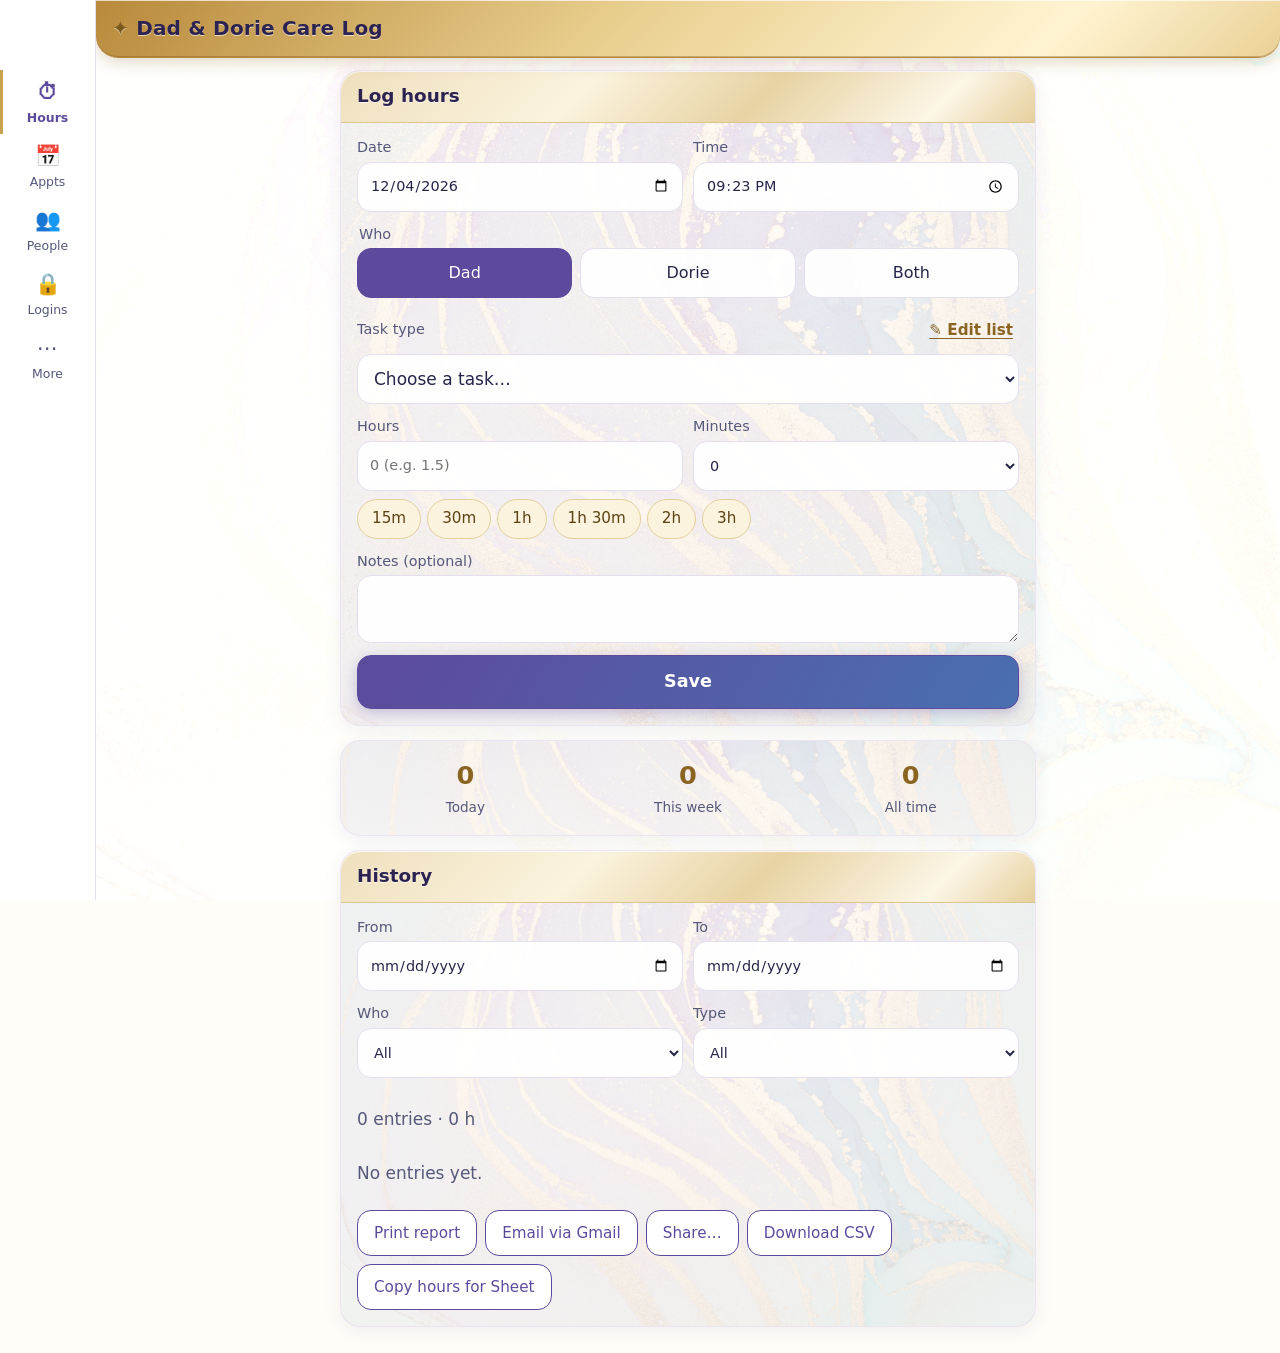
<file: index.html>
<!doctype html>
<html lang="en">
<head>
<meta charset="utf-8">
<meta name="viewport" content="width=device-width,initial-scale=1,viewport-fit=cover">
<title>Dad &amp; Dorie Care Log</title>
<meta name="theme-color" content="#5d4a9c">
<link rel="manifest" href="manifest.json">
<link rel="icon" href="icons/icon.svg" type="image/svg+xml">
<link rel="apple-touch-icon" href="icons/icon-192.png">
<meta name="apple-mobile-web-app-capable" content="yes">
<meta name="apple-mobile-web-app-title" content="Care Log">
<link rel="stylesheet" href="styles.css">
</head>
<body>
<header class="top">
  <h1>Dad &amp; Dorie Care Log</h1>
  <div id="banner" class="banner" hidden></div>
</header>
<main id="main">
<!-- HOURS -->
<section id="v-hours" class="view">
  <form id="hourForm" novalidate class="card">
    <h2 id="hourFormTitle">Log hours</h2>
    <input type="hidden" name="id">
    <div class="row"><label>Date<input type="date" name="date" required></label><label>Time<input type="time" name="time"></label></div>
    <fieldset class="seg"><legend>Who</legend>
      <label><input type="radio" name="who" value="Dad" checked><span>Dad</span></label>
      <label><input type="radio" name="who" value="Dorie"><span>Dorie</span></label>
      <label><input type="radio" name="who" value="Both"><span>Both</span></label>
    </fieldset>
    <div class="lblrow"><span>Task type</span><button type="button" class="link" data-manage="types">✎ Edit list</button></div><select name="type" id="typeSelect" required aria-label="Task type"></select><div class="gap"></div>
    <div id="xDhs" class="extra" hidden><div class="row"><label>Case #<input name="caseNo" autocomplete="off"></label><label>Who I talked to<input name="talkedTo" autocomplete="off" placeholder="Name"></label></div></div>
    <div id="xMed" class="extra" hidden><label>Clinic name<input name="clinic" autocomplete="off"></label></div>
    <div id="xRx" class="extra" hidden><label>Medication<input name="medication" autocomplete="off" placeholder="Name"></label></div>
    <div id="xFac" class="extra" hidden><label>Facility name<input name="facility" autocomplete="off"></label></div>
    <div id="xBank" class="extra" hidden><label>Related bill<input name="bill" autocomplete="off" placeholder="Which bill?"></label></div>
    <div id="xEr" class="extra" hidden><label>Hospital name<input name="hospital" autocomplete="off"></label></div>
    <div class="row">
      <label>Hours<input type="text" name="h" inputmode="decimal" autocomplete="off" placeholder="0 (e.g. 1.5)"></label>
      <label>Minutes<select name="m"><option>0</option><option>15</option><option>30</option><option>45</option></select></label>
    </div>
    <div class="chips" id="quickHours"></div>
    <label>Notes (optional)<textarea name="notes" rows="2"></textarea></label>
    <div class="actions"><button class="primary big" type="submit">Save</button><button type="button" id="hourCancel" class="ghost" hidden>Cancel edit</button></div>
  </form>
  <div class="totals card" id="totals"></div>
  <div class="card">
    <h2>History</h2>
    <div class="filters">
      <label>From<input type="date" id="fFrom"></label>
      <label>To<input type="date" id="fTo"></label>
      <label>Who<select id="fWho"><option value="">All</option><option>Dad</option><option>Dorie</option><option>Both</option></select></label>
      <label>Type<select id="fType"><option value="">All</option></select></label>
    </div>
    <p id="fSum" class="muted"></p>
    <ul id="hourList" class="list"></ul>
    <div class="actions wrap">
      <button type="button" data-print="hours">Print report</button>
      <button type="button" data-gmail="hours">Email via Gmail</button>
      <button type="button" data-share="hours">Share…</button>
      <button type="button" id="csvHours">Download CSV</button>
      <button type="button" id="copySheet">Copy hours for Sheet</button>
    </div>
  </div>
</section>
<!-- CONTACTS -->
<section id="v-contacts" class="view" hidden>
  <form id="contactForm" novalidate class="card">
    <h2>Add contact</h2><input type="hidden" name="id">
    <label>Name<input name="name" required></label>
    <div class="lblrow"><span>Role</span><button type="button" class="link" data-manage="roles">✎ Edit suggestions</button></div><input name="role" list="roles" placeholder="e.g. DHS caseworker" aria-label="Role"><div class="gap"></div>
    <datalist id="roles"></datalist>
    <div class="row"><label>Phone<input name="phone" type="tel"></label><label>Email<input name="email" type="text" inputmode="email" autocapitalize="off" autocomplete="off"></label></div>
    <label>Organization<input name="org"></label>
    <label>Notes<textarea name="notes" rows="2"></textarea></label>
    <div class="actions"><button class="primary big">Save contact</button><button type="button" class="ghost cancel" hidden>Cancel edit</button></div>
  </form>
  <div class="card"><h2>Contacts</h2><ul id="contactList" class="list"></ul>
    <div class="actions wrap"><button data-print="contacts">Print</button><button data-gmail="contacts">Email via Gmail</button><button data-share="contacts">Share…</button></div></div>
</section>
<!-- ACCOUNTS -->
<section id="v-accounts" class="view" hidden>
  <div class="card warn"><strong>Private.</strong> Passwords stay only on this device, encrypted with your passphrase. They are never sent anywhere. Don't email passwords — if you forget the passphrase, saved passwords can't be recovered.</div>
  <div id="lockBox" class="card">
    <h2 id="lockTitle">Unlock accounts</h2>
    <form id="lockForm" novalidate><label>Passphrase<input type="password" name="pass" required autocomplete="current-password"></label>
    <label id="pass2Wrap" hidden>Confirm passphrase<input type="password" name="pass2" autocomplete="new-password"></label>
    <button class="primary big">Unlock</button></form>
  </div>
  <div id="acctArea" hidden>
    <form id="acctForm" novalidate class="card"><h2>Add account</h2><input type="hidden" name="id">
      <label>Site / service<input name="site" required></label>
      <label>URL<input name="url" type="text" inputmode="url" autocapitalize="off" placeholder="e.g. medicare.gov"></label>
      <label>Username<input name="user" autocomplete="off"></label>
      <label>Password<input name="pw" type="password" autocomplete="new-password"></label>
      <label>Notes<textarea name="notes" rows="2"></textarea></label>
      <div class="actions"><button class="primary big">Save account</button><button type="button" class="ghost cancel" hidden>Cancel edit</button></div>
    </form>
    <div class="card"><h2>Accounts</h2><ul id="acctList" class="list"></ul>
      <label class="check"><input type="checkbox" id="inclPw"> Include passwords in print/email (not recommended)</label>
      <div class="actions wrap"><button data-print="accounts">Print</button><button data-gmail="accounts">Email via Gmail</button><button id="lockNow" class="ghost">Lock</button></div></div>
  </div>
</section>
<!-- APPOINTMENTS -->
<section id="v-appts" class="view" hidden>
  <form id="apptForm" novalidate class="card"><h2>Add appointment</h2><input type="hidden" name="id">
    <label>Title<input name="title" required placeholder="e.g. Neurology follow-up"></label>
    <label>Person<select name="person"><option>Dad</option><option>Dorie</option><option>Both</option><option>Other</option></select></label>
    <label>Date &amp; time<input type="datetime-local" name="when" required></label>
    <label>Location<input name="loc"></label>
    <label>Reminder<select name="remind"><option value="15">15 min before</option><option value="30">30 min before</option><option value="60" selected>1 hour before</option><option value="1440">1 day before</option><option value="0">None</option></select></label>
    <label>Notes<textarea name="notes" rows="2"></textarea></label>
    <div class="actions"><button class="primary big">Save appointment</button><button type="button" class="ghost cancel" hidden>Cancel edit</button></div>
    <p class="muted small">Reminders pop up while this app is open (or recently open) on this device. For critical appointments, also add them to your phone calendar.</p>
  </form>
  <div class="card"><h2>Upcoming</h2><ul id="apptList" class="list"></ul>
    <div class="actions wrap"><button data-print="appts">Print</button><button data-gmail="appts">Email via Gmail</button><button data-share="appts">Share…</button></div></div>
</section>
<!-- MORE -->
<section id="v-more" class="view" hidden>
  <div class="card"><h2>Backup &amp; sync</h2>
    <p>Data lives on this device. To move between laptop and phone, export a backup here and import it on the other device (or email it to yourself).</p>
    <label class="check"><input type="checkbox" id="bkPw"> Include encrypted passwords in backup</label>
    <div class="actions wrap"><button class="primary" id="exportJson">Export backup (JSON)</button><label class="btn">Import backup<input type="file" id="importFile" accept=".json,application/json" hidden></label></div>
    <p class="muted small">Import merges by entry — newer edits win, nothing is lost.</p>
  </div>
  <div class="card"><h2>Google Sheet</h2>
    <p>Your Hours Sheet stays as a backup. Use <b>Copy hours for Sheet</b> on the Hours tab and paste into the Log tab at the first empty row — or ask your Hours bot to import the CSV.</p>
    <p><a href="https://docs.google.com/spreadsheets/d/1hxWimJHmOxVtuI9xkr9-BzU0PfoIwrAJjJ83qSuBcCY/edit" target="_blank" rel="noopener">Open Hours Sheet ↗</a></p>
  </div>
  <div class="card"><h2>Dropdown lists</h2><div class="actions wrap"><button type="button" data-manage="types">Edit task types</button><button type="button" data-manage="roles">Edit contact roles</button></div></div>
  <div class="card"><h2>Notifications</h2><p id="notifState" class="muted"></p><button id="notifBtn">Enable reminders</button></div>
</section>
</main>
<nav class="tabs" aria-label="Sections">
  <button data-view="hours" aria-current="page"><span>⏱</span>Hours</button>
  <button data-view="appts"><span>📅</span>Appts</button>
  <button data-view="contacts"><span>👥</span>People</button>
  <button data-view="accounts"><span>🔒</span>Logins</button>
  <button data-view="more"><span>⋯</span>More</button>
</nav>
<dialog id="mgr" aria-labelledby="mgrTitle"><form method="dialog" novalidate class="mgr">
  <h2 id="mgrTitle">Edit list</h2>
  <ul id="mgrList" class="list compact"></ul>
  <div class="row addrow"><input id="mgrNew" placeholder="Add a new option" aria-label="New option"><button type="button" id="mgrAdd" class="primary">Add</button></div>
  <p class="muted small">Renaming a task type also updates past entries that use it.</p>
  <div class="actions"><button type="button" id="mgrReset" class="ghost">Restore defaults</button><button class="primary big" value="done">Done</button></div>
</form></dialog>
<div id="print" class="print-only"></div>
<div id="toast" class="toast" role="status" aria-live="polite"></div>
<script src="app.js"></script>
</body>
</html>
</file>
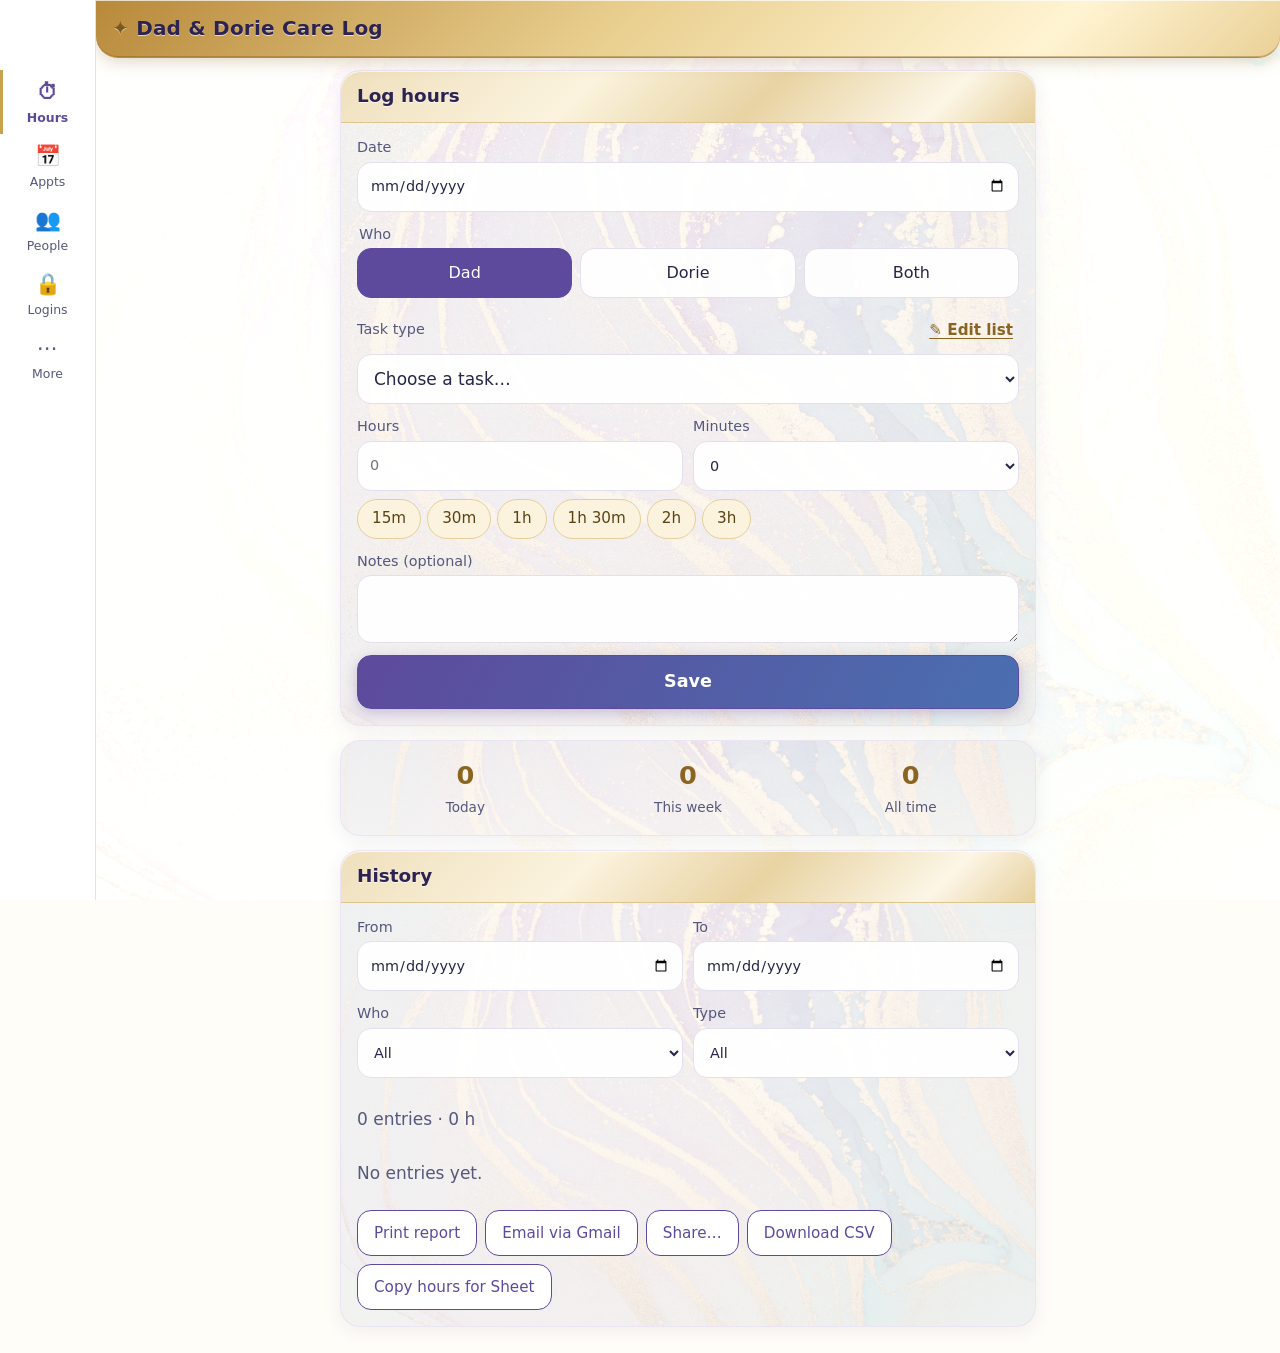
<file: t.html>
<!doctype html>
<html lang="en">
<head>
<meta charset="utf-8">
<meta name="viewport" content="width=device-width,initial-scale=1,viewport-fit=cover">
<title>Dad &amp; Dorie Care Log</title>
<meta name="theme-color" content="#2a9d8f">
<link rel="manifest" href="manifest.json">
<link rel="icon" href="icons/icon.svg" type="image/svg+xml">
<link rel="apple-touch-icon" href="icons/icon-192.png">
<meta name="apple-mobile-web-app-capable" content="yes">
<meta name="apple-mobile-web-app-title" content="Care Log">
<link rel="stylesheet" href="styles.css">
</head>
<body>
<header class="top">
  <h1>Dad &amp; Dorie Care Log</h1>
  <div id="banner" class="banner" hidden></div>
</header>
<main id="main">
<!-- HOURS -->
<section id="v-hours" class="view">
  <form id="hourForm" class="card">
    <h2 id="hourFormTitle">Log hours</h2>
    <input type="hidden" name="id">
    <label>Date<input type="date" name="date" required></label>
    <fieldset class="seg"><legend>Who</legend>
      <label><input type="radio" name="who" value="Dad" checked><span>Dad</span></label>
      <label><input type="radio" name="who" value="Dorie"><span>Dorie</span></label>
      <label><input type="radio" name="who" value="Both"><span>Both</span></label>
    </fieldset>
    <div class="lblrow"><span>Task type</span><button type="button" class="link" data-manage="types">✎ Edit list</button></div><select name="type" id="typeSelect" required aria-label="Task type"></select><div class="gap"></div>
    <div class="row">
      <label>Hours<input type="number" name="h" min="0" max="24" step="1" inputmode="numeric" placeholder="0"></label>
      <label>Minutes<select name="m"><option>0</option><option>15</option><option>30</option><option>45</option></select></label>
    </div>
    <div class="chips" id="quickHours"></div>
    <label>Notes (optional)<textarea name="notes" rows="2"></textarea></label>
    <div class="actions"><button class="primary big" type="submit">Save</button><button type="button" id="hourCancel" class="ghost" hidden>Cancel edit</button></div>
  </form>
  <div class="totals card" id="totals"></div>
  <div class="card">
    <h2>History</h2>
    <div class="filters">
      <label>From<input type="date" id="fFrom"></label>
      <label>To<input type="date" id="fTo"></label>
      <label>Who<select id="fWho"><option value="">All</option><option>Dad</option><option>Dorie</option><option>Both</option></select></label>
      <label>Type<select id="fType"><option value="">All</option></select></label>
    </div>
    <p id="fSum" class="muted"></p>
    <ul id="hourList" class="list"></ul>
    <div class="actions wrap">
      <button type="button" data-print="hours">Print report</button>
      <button type="button" data-gmail="hours">Email via Gmail</button>
      <button type="button" data-share="hours">Share…</button>
      <button type="button" id="csvHours">Download CSV</button>
      <button type="button" id="copySheet">Copy hours for Sheet</button>
    </div>
  </div>
</section>
<!-- CONTACTS -->
<section id="v-contacts" class="view" hidden>
  <form id="contactForm" class="card">
    <h2>Add contact</h2><input type="hidden" name="id">
    <label>Name<input name="name" required></label>
    <div class="lblrow"><span>Role</span><button type="button" class="link" data-manage="roles">✎ Edit suggestions</button></div><input name="role" list="roles" placeholder="e.g. DHS caseworker" aria-label="Role"><div class="gap"></div>
    <datalist id="roles"></datalist>
    <div class="row"><label>Phone<input name="phone" type="tel"></label><label>Email<input name="email" type="email"></label></div>
    <label>Organization<input name="org"></label>
    <label>Notes<textarea name="notes" rows="2"></textarea></label>
    <div class="actions"><button class="primary big">Save contact</button><button type="button" class="ghost cancel" hidden>Cancel edit</button></div>
  </form>
  <div class="card"><h2>Contacts</h2><ul id="contactList" class="list"></ul>
    <div class="actions wrap"><button data-print="contacts">Print</button><button data-gmail="contacts">Email via Gmail</button><button data-share="contacts">Share…</button></div></div>
</section>
<!-- ACCOUNTS -->
<section id="v-accounts" class="view" hidden>
  <div class="card warn"><strong>Private.</strong> Passwords stay only on this device, encrypted with your passphrase. They are never sent anywhere. Don't email passwords — if you forget the passphrase, saved passwords can't be recovered.</div>
  <div id="lockBox" class="card">
    <h2 id="lockTitle">Unlock accounts</h2>
    <form id="lockForm"><label>Passphrase<input type="password" name="pass" required autocomplete="current-password"></label>
    <label id="pass2Wrap" hidden>Confirm passphrase<input type="password" name="pass2" autocomplete="new-password"></label>
    <button class="primary big">Unlock</button></form>
  </div>
  <div id="acctArea" hidden>
    <form id="acctForm" class="card"><h2>Add account</h2><input type="hidden" name="id">
      <label>Site / service<input name="site" required></label>
      <label>URL<input name="url" type="url" placeholder="https://"></label>
      <label>Username<input name="user" autocomplete="off"></label>
      <label>Password<input name="pw" type="password" autocomplete="new-password"></label>
      <label>Notes<textarea name="notes" rows="2"></textarea></label>
      <div class="actions"><button class="primary big">Save account</button><button type="button" class="ghost cancel" hidden>Cancel edit</button></div>
    </form>
    <div class="card"><h2>Accounts</h2><ul id="acctList" class="list"></ul>
      <label class="check"><input type="checkbox" id="inclPw"> Include passwords in print/email (not recommended)</label>
      <div class="actions wrap"><button data-print="accounts">Print</button><button data-gmail="accounts">Email via Gmail</button><button id="lockNow" class="ghost">Lock</button></div></div>
  </div>
</section>
<!-- APPOINTMENTS -->
<section id="v-appts" class="view" hidden>
  <form id="apptForm" class="card"><h2>Add appointment</h2><input type="hidden" name="id">
    <label>Title<input name="title" required placeholder="e.g. Neurology follow-up"></label>
    <label>Person<select name="person"><option>Dad</option><option>Dorie</option><option>Both</option><option>Other</option></select></label>
    <label>Date &amp; time<input type="datetime-local" name="when" required></label>
    <label>Location<input name="loc"></label>
    <label>Reminder<select name="remind"><option value="15">15 min before</option><option value="30">30 min before</option><option value="60" selected>1 hour before</option><option value="1440">1 day before</option><option value="0">None</option></select></label>
    <label>Notes<textarea name="notes" rows="2"></textarea></label>
    <div class="actions"><button class="primary big">Save appointment</button><button type="button" class="ghost cancel" hidden>Cancel edit</button></div>
    <p class="muted small">Reminders pop up while this app is open (or recently open) on this device. For critical appointments, also add them to your phone calendar.</p>
  </form>
  <div class="card"><h2>Upcoming</h2><ul id="apptList" class="list"></ul>
    <div class="actions wrap"><button data-print="appts">Print</button><button data-gmail="appts">Email via Gmail</button><button data-share="appts">Share…</button></div></div>
</section>
<!-- MORE -->
<section id="v-more" class="view" hidden>
  <div class="card"><h2>Backup &amp; sync</h2>
    <p>Data lives on this device. To move between laptop and phone, export a backup here and import it on the other device (or email it to yourself).</p>
    <label class="check"><input type="checkbox" id="bkPw"> Include encrypted passwords in backup</label>
    <div class="actions wrap"><button class="primary" id="exportJson">Export backup (JSON)</button><label class="btn">Import backup<input type="file" id="importFile" accept=".json,application/json" hidden></label></div>
    <p class="muted small">Import merges by entry — newer edits win, nothing is lost.</p>
  </div>
  <div class="card"><h2>Google Sheet</h2>
    <p>Your Hours Sheet stays as a backup. Use <b>Copy hours for Sheet</b> on the Hours tab and paste into the Log tab at the first empty row — or ask your Hours bot to import the CSV.</p>
    <p><a href="https://docs.google.com/spreadsheets/d/1hxWimJHmOxVtuI9xkr9-BzU0PfoIwrAJjJ83qSuBcCY/edit" target="_blank" rel="noopener">Open Hours Sheet ↗</a></p>
  </div>
  <div class="card"><h2>Dropdown lists</h2><div class="actions wrap"><button type="button" data-manage="types">Edit task types</button><button type="button" data-manage="roles">Edit contact roles</button></div></div>
  <div class="card"><h2>Notifications</h2><p id="notifState" class="muted"></p><button id="notifBtn">Enable reminders</button></div>
</section>
</main>
<nav class="tabs" aria-label="Sections">
  <button data-view="hours" aria-current="page"><span>⏱</span>Hours</button>
  <button data-view="appts"><span>📅</span>Appts</button>
  <button data-view="contacts"><span>👥</span>People</button>
  <button data-view="accounts"><span>🔒</span>Logins</button>
  <button data-view="more"><span>⋯</span>More</button>
</nav>
<dialog id="mgr" aria-labelledby="mgrTitle"><form method="dialog" class="mgr">
  <h2 id="mgrTitle">Edit list</h2>
  <ul id="mgrList" class="list compact"></ul>
  <div class="row addrow"><input id="mgrNew" placeholder="Add a new option" aria-label="New option"><button type="button" id="mgrAdd" class="primary">Add</button></div>
  <p class="muted small">Renaming a task type also updates past entries that use it.</p>
  <div class="actions"><button type="button" id="mgrReset" class="ghost">Restore defaults</button><button class="primary big" value="done">Done</button></div>
</form></dialog>
<div id="print" class="print-only"></div>
<div id="toast" class="toast" role="status" aria-live="polite"></div>
<script>window.onerror=(m,s,l,c)=>{document.body.setAttribute("data-err",m+" @"+l+":"+c)};addEventListener("unhandledrejection",e=>document.body.setAttribute("data-err","rej "+e.reason))</script><script src="app.js"></script>
</body>
</html>
</file>
<file: styles.css>
:root{--bg:#fdf8f0;--card:#fff;--ink:#23343a;--muted:#5a6a70;--line:#e8dfd2;--teal:#167a70;--teal2:#e2f4f1;--coral:#f28c6b;--sun:#ffd98a;--warn:#fff3d6;--red:#b2412f;--r:20px}
[hidden]{display:none!important}
*{box-sizing:border-box}
html{-webkit-text-size-adjust:100%}
body{margin:0;background:linear-gradient(180deg,#eaf6fb 0,#fdf8f0 320px) fixed;font:17px/1.45 system-ui,-apple-system,"Segoe UI",Roboto,sans-serif;color:var(--ink);padding-bottom:calc(84px + env(safe-area-inset-bottom))}
.top{background:linear-gradient(120deg,#1f8f82,#3aa9b5);color:#fff;border-radius:0 0 22px 22px;box-shadow:0 4px 14px rgba(31,143,130,.18);padding:calc(14px + env(safe-area-inset-top)) 16px 14px;position:sticky;top:0;z-index:5}
.top h1::before{content:'☀ ';color:var(--sun)}
.top h1{margin:0;font-size:1.25rem;font-weight:700;letter-spacing:.2px}
.banner{margin-top:8px;background:rgba(255,255,255,.15);border-radius:10px;padding:8px 12px;font-size:.95rem}
main{max-width:720px;margin:0 auto;padding:12px}
.card{background:var(--card);border:1px solid var(--line);border-radius:var(--r);padding:16px;margin-bottom:14px;box-shadow:0 2px 10px rgba(120,90,40,.06)}
.card.warn{background:var(--warn);border-color:#ecd9a6}
h2{font-size:1.15rem;margin:0 0 12px;color:#155e57}
label{display:block;font-size:.9rem;color:var(--muted);margin-bottom:12px;font-weight:500}
input,select,textarea{display:block;width:100%;margin-top:4px;font:inherit;color:var(--ink);background:#fff;border:1.5px solid var(--line);border-radius:14px;padding:12px;min-height:50px}
input:focus,select:focus,textarea:focus,button:focus-visible{outline:3px solid #8fc3c5;outline-offset:1px;border-color:var(--teal)}
.row{display:flex;gap:10px}.row>*{flex:1}
.seg{border:0;padding:0;margin:0 0 12px;display:flex;gap:8px}
.seg legend{font-size:.9rem;color:var(--muted);font-weight:500;margin-bottom:4px}
.seg label{flex:1;margin:0}
.seg input{position:absolute;opacity:0;width:1px;height:1px}
.seg span{display:block;text-align:center;padding:12px 4px;border:1.5px solid var(--line);border-radius:14px;background:#fff;color:var(--ink);font-size:1rem;min-height:48px}
.seg input:checked+span{background:var(--teal);color:#fff;border-color:var(--teal)}
.seg input:focus-visible+span{outline:3px solid #8fc3c5}
button,.btn{font:inherit;font-size:.95rem;min-height:46px;padding:10px 16px;border-radius:14px;border:1.5px solid var(--teal);background:#fff;color:var(--teal);cursor:pointer;display:inline-flex;align-items:center;justify-content:center}
button.primary,.btn.primary{background:var(--teal);color:#fff;border-color:var(--teal)}
button.big{box-shadow:0 4px 12px rgba(22,122,112,.25)}
button.big{width:100%;min-height:54px;font-size:1.1rem;font-weight:600}
button.ghost{border-color:var(--line);color:var(--muted)}
button.danger{border-color:#e3c2c2;color:var(--red)}
.actions{display:flex;gap:8px}.actions.wrap{flex-wrap:wrap;margin-top:12px}
.chips{display:flex;gap:6px;flex-wrap:wrap;margin:-4px 0 12px}
.chips button{min-height:40px;padding:6px 14px;border-radius:20px;border-color:#f6c9b6;color:#7a3420;background:#fff1ea}
.filters{display:grid;grid-template-columns:1fr 1fr;gap:0 10px}
.list{list-style:none;margin:0;padding:0}
.list li{border-top:1px solid var(--line);padding:12px 0;display:flex;gap:10px;align-items:flex-start}
.list li:first-child{border-top:0}
.list .body{flex:1;min-width:0;overflow-wrap:anywhere}
.list .meta{color:var(--muted);font-size:.88rem}
.list .tools{display:flex;gap:6px}
.list .tools button{min-height:40px;padding:6px 10px;font-size:.85rem}
.list.compact li{padding:6px 0;align-items:center}
.hrs{font-weight:700;color:var(--teal);white-space:nowrap}
.totals{display:grid;grid-template-columns:repeat(3,1fr);text-align:center;gap:6px}
.totals{background:linear-gradient(120deg,#fff7e3,#fff)}
.totals b{display:block;font-size:1.6rem;color:#c0532f}
.totals span{font-size:.85rem;color:var(--muted)}
.muted{color:var(--muted)}.small{font-size:.85rem}
.check{display:flex;align-items:center;gap:10px;color:var(--ink)}
.check input{width:24px;height:24px;min-height:0;margin:0}
.tabs{position:fixed;bottom:0;left:0;right:0;display:flex;background:#fff;border-top:1px solid var(--line);padding-bottom:env(safe-area-inset-bottom);z-index:6}
.tabs button{flex:1;flex-direction:column;border:0;border-radius:0;min-height:64px;font-size:.78rem;color:var(--muted);background:none;gap:2px}
.tabs button span{font-size:1.3rem}
.tabs button[aria-current]{color:var(--teal);font-weight:600;box-shadow:inset 0 3px 0 var(--teal)}
.toast{position:fixed;left:50%;bottom:96px;transform:translateX(-50%);background:var(--ink);color:#fff;padding:10px 18px;border-radius:24px;opacity:0;transition:opacity .2s;pointer-events:none;z-index:9}
.toast.on{opacity:1}
.pw{font-family:ui-monospace,monospace}
.print-only{display:none}
@media (min-width:900px){body{padding-bottom:0;padding-left:96px}.tabs{top:0;right:auto;width:96px;flex-direction:column;border-top:0;border-right:1px solid var(--line);padding-top:70px}.tabs button{flex:0}.tabs button[aria-current]{box-shadow:inset 3px 0 0 var(--teal)}.toast{bottom:30px}}
@media print{
  body{background:#fff;padding:0;font-size:12pt}
  .top,main,.tabs,.toast{display:none!important}
  .print-only{display:block}
  .print-only h1{font-size:16pt;margin:0 0 4pt}
  .print-only table{width:100%;border-collapse:collapse}
  .print-only th,.print-only td{border:1px solid #999;padding:4pt 6pt;text-align:left;vertical-align:top;font-size:10.5pt}
  .print-only th{background:#eee}
}

.lblrow{display:flex;justify-content:space-between;align-items:center;font-size:.9rem;color:var(--muted);font-weight:500}
button.link{border:0;background:none;color:#c0532f;min-height:40px;padding:4px 6px;font-weight:600;text-decoration:underline;text-underline-offset:3px}
.gap{height:12px}
dialog{border:0;border-radius:24px;padding:0;width:min(520px,94vw);max-height:88vh;box-shadow:0 20px 50px rgba(0,0,0,.25)}
dialog::backdrop{background:rgba(35,52,58,.35)}
.mgr{padding:18px}
.mgr .list li{align-items:center}
.mgr .list input{margin:0;min-height:44px;flex:1}
.mgr .tools button{min-width:40px;padding:6px 8px}
.mgr .addrow{margin:12px 0 4px}.mgr .addrow input{margin:0}.mgr .addrow button{flex:0 0 auto}
button:disabled{opacity:.35}
.mgr .list input{min-width:0}.mgr .tools{gap:4px}.mgr .tools button{min-width:44px;min-height:44px}

/* ===== Lavender / blue / gold theme (assets/theme.jpg) + metallic headers ===== */
:root{--ink:#26264a;--muted:#55587a;--line:#e4dfee;--teal:#5d4a9c;--teal2:#efeafb;--navy:#26264a;--gold:#8a6420;--coral:#8a6420;
  --metal:linear-gradient(135deg,#b8893a 0%,#e9cf8f 22%,#fff4d2 40%,#d9b467 58%,#f5e2ac 76%,#b8893a 100%);
  --champ:linear-gradient(135deg,#efe0bd 0%,#fbf3de 35%,#e8d3a3 60%,#fcf6e6 85%,#e6cf9c 100%)}
body{background:#fffdf8}
body::before{content:"";position:fixed;inset:0;z-index:-1;background:linear-gradient(rgba(255,252,245,.86),rgba(255,252,245,.9)),url(assets/theme.jpg) center/cover no-repeat;filter:brightness(1.06)}
.top{background:var(--metal);background-size:200% 200%;color:#2c2350;text-shadow:0 1px 0 rgba(255,255,255,.6);box-shadow:0 4px 16px rgba(138,100,32,.25),inset 0 1px 0 rgba(255,255,255,.7),inset 0 -1px 0 rgba(120,80,20,.35);border-bottom:1px solid #b8893a}
.top h1::before{content:'✦ ';color:#7a5a1c}
.banner{background:rgba(255,255,255,.55);color:#2c2350}
.card{background:rgba(255,255,255,.96);border-color:#ebe4f2;box-shadow:0 4px 18px rgba(60,50,110,.08)}
.card>h2,.mgr h2{margin:-16px -16px 14px;padding:12px 16px;border-radius:var(--r) var(--r) 0 0;background:var(--champ);color:#2c2350;border-bottom:1px solid #dcc58f;text-shadow:0 1px 0 rgba(255,255,255,.7);box-shadow:inset 0 1px 0 rgba(255,255,255,.8)}
.mgr h2{margin:-18px -18px 14px;padding:14px 18px;border-radius:24px 24px 0 0}
.totals{background:linear-gradient(120deg,#fdf6e3,#f3effc)}
.totals b{color:var(--gold)}
.chips button{background:#fbf3de;border-color:#e3cf9c;color:#5c4314}
button.link{color:var(--gold)}
button.primary,.btn.primary{background:var(--teal);border-color:var(--teal)}
button.big{background:linear-gradient(120deg,#5d4a9c,#4a6fb0);box-shadow:0 4px 14px rgba(93,74,156,.3)}
.seg input:checked+span{background:var(--teal);border-color:var(--teal)}
.tabs{background:rgba(255,255,255,.97)}
.tabs button[aria-current]{color:var(--teal);box-shadow:inset 0 3px 0 #c9a24f}
input:focus,select:focus,textarea:focus,button:focus-visible{outline-color:#cbbff0;border-color:var(--teal)}
.card.warn{background:#fdf6e3;border-color:#e3cf9c}
@media (min-width:900px){.tabs button[aria-current]{box-shadow:inset 3px 0 0 #c9a24f}}
.extra{background:#f6f2fd;border:1px dashed #cfc3ea;border-radius:16px;padding:12px 12px 0;margin:-2px 0 14px}
/* Art inside form cards */
.card,dialog{background:linear-gradient(rgba(255,253,248,.8),rgba(255,253,248,.87)),url(assets/theme.jpg) center/cover;background-attachment:scroll}
.card:not(.totals):not(.warn){background-color:#fff}
input,select,textarea{background:rgba(255,255,255,.96)}
.seg span{background:rgba(255,255,255,.94)}
.extra{background:rgba(246,242,253,.9)}
@media print{.card,dialog{background:#fff}}
</file>
